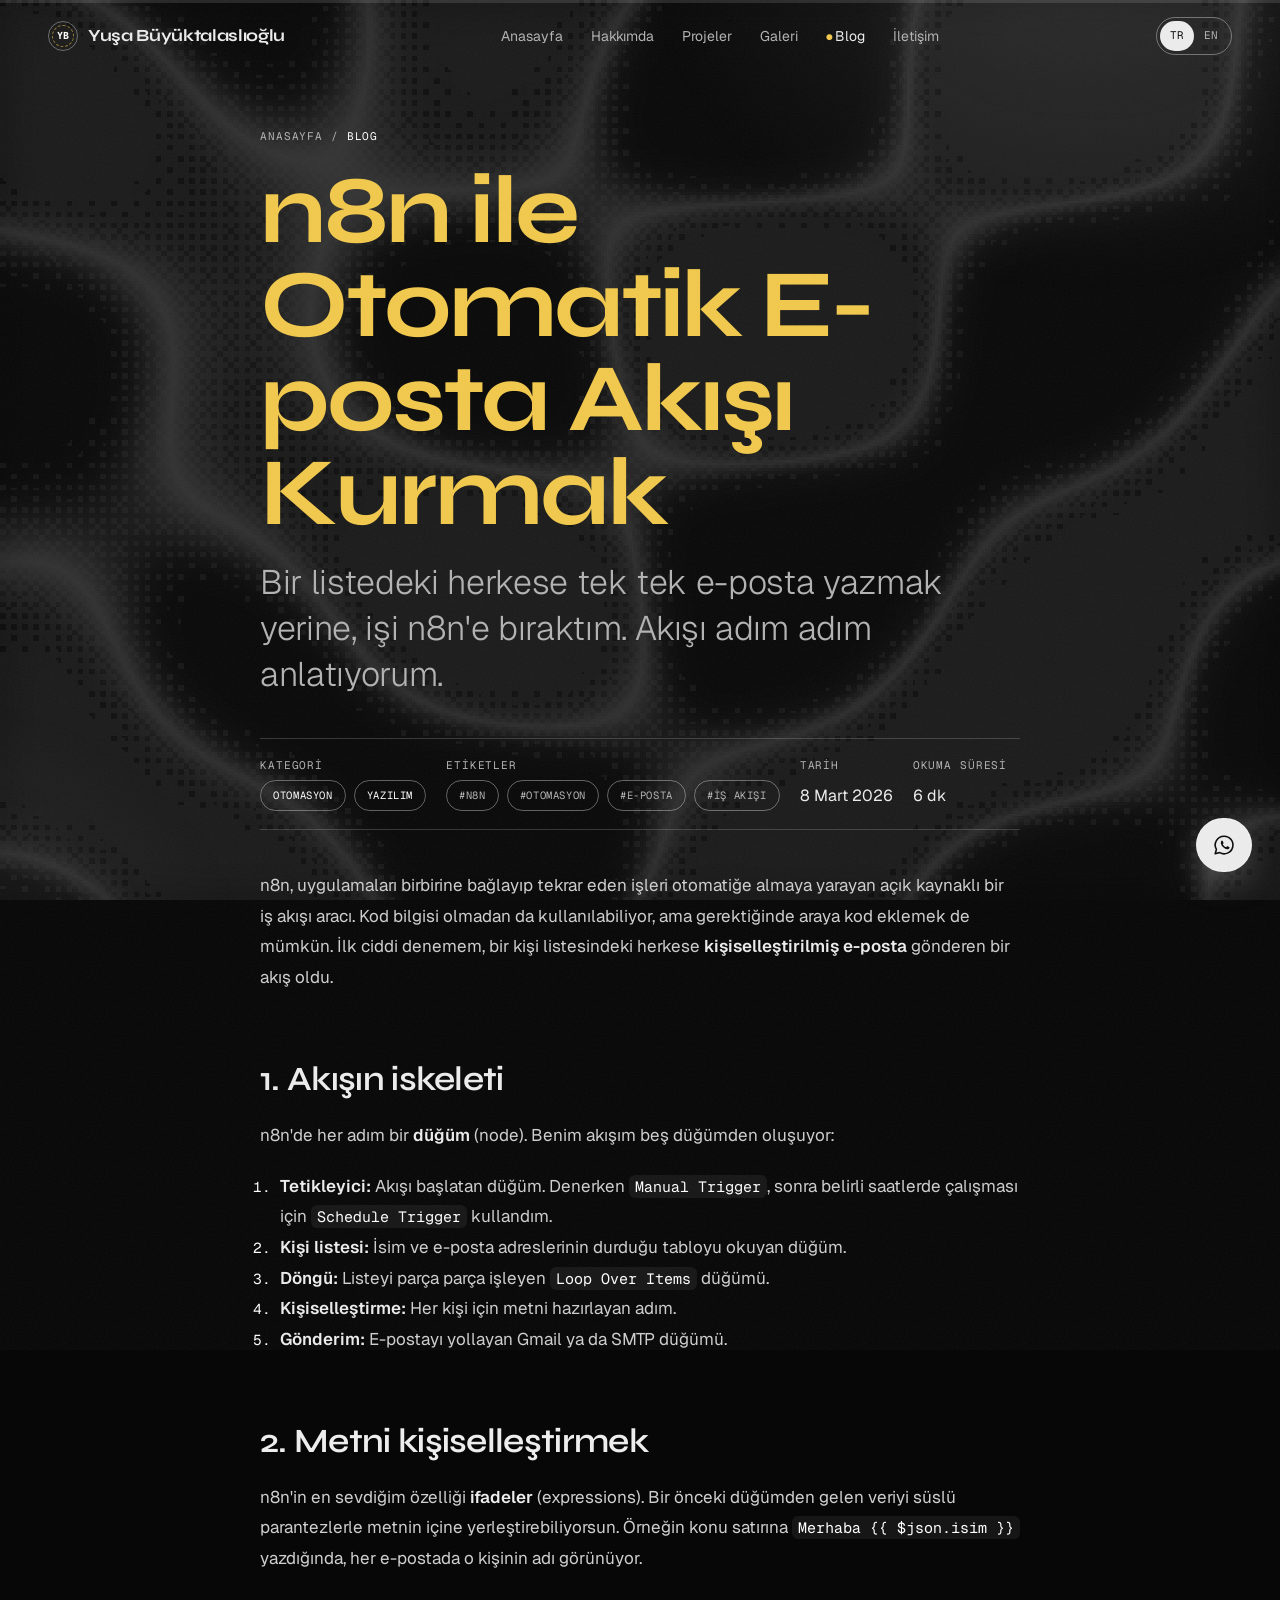
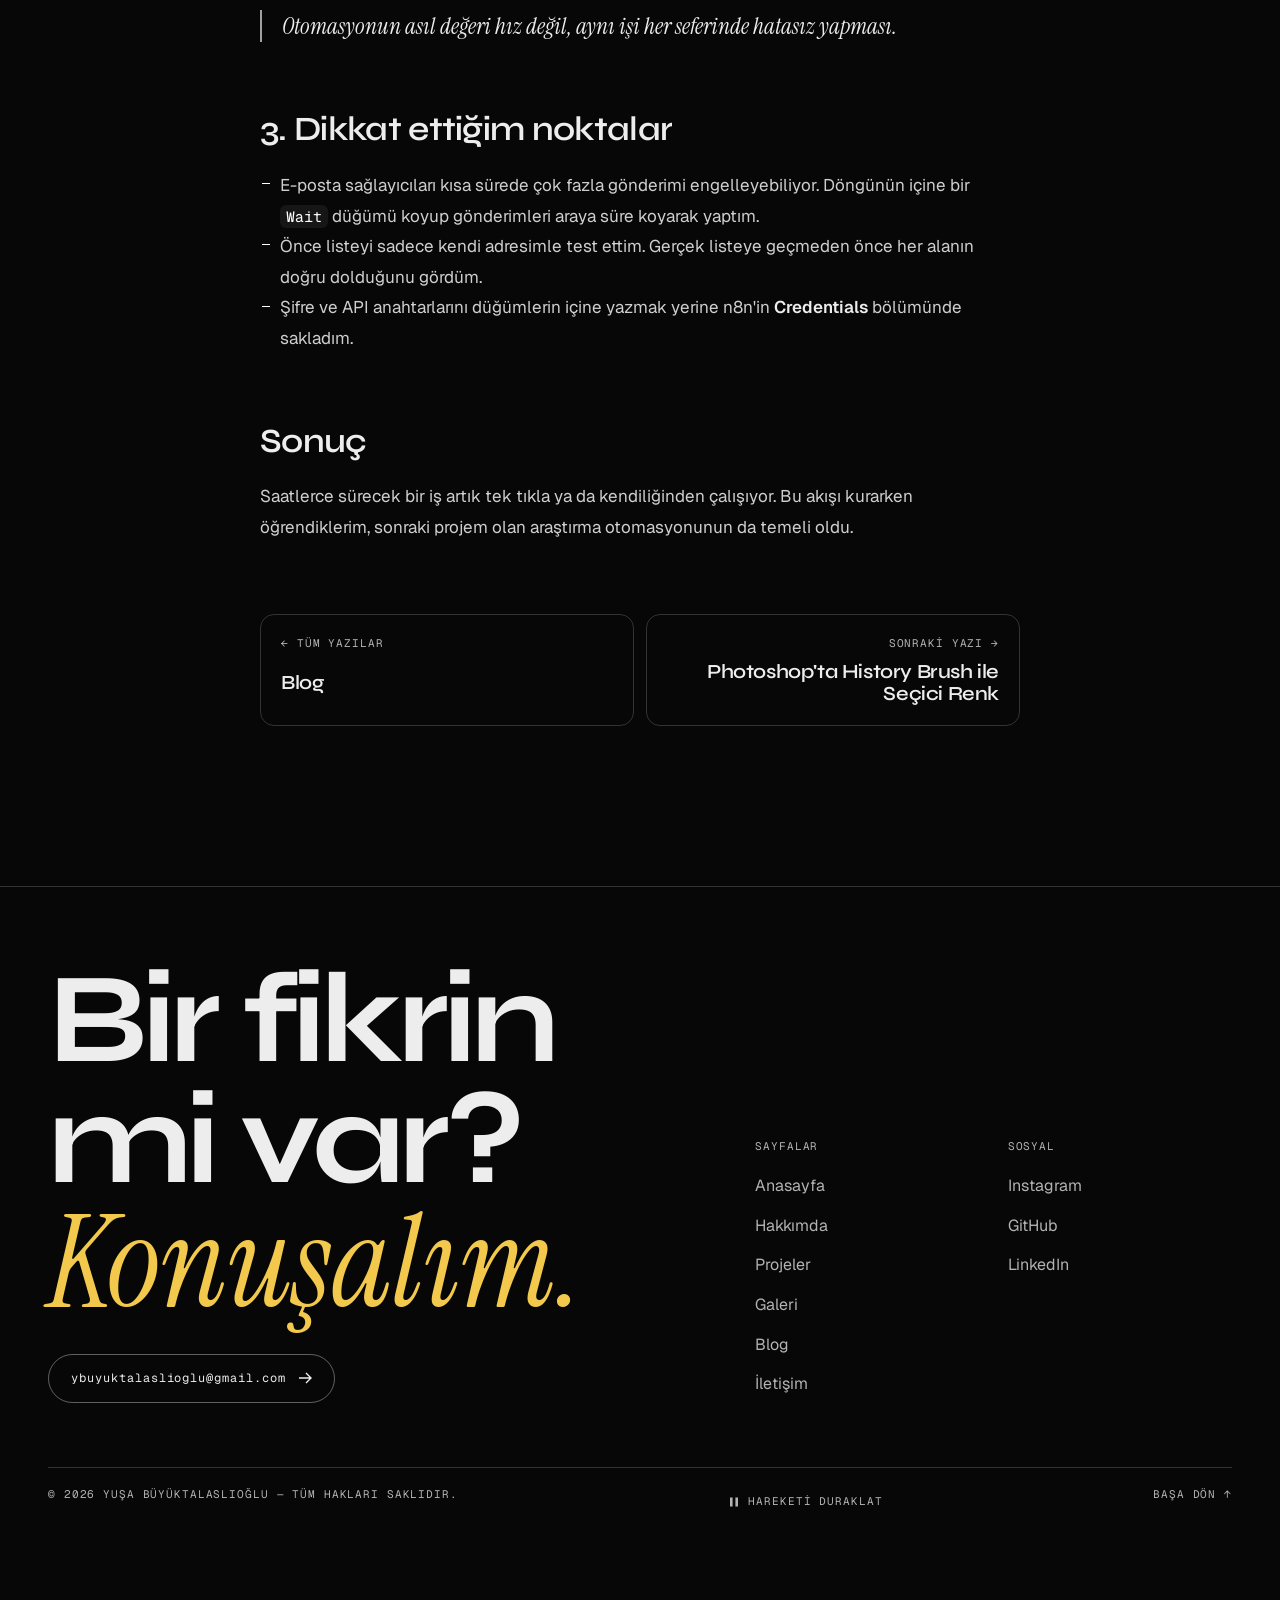
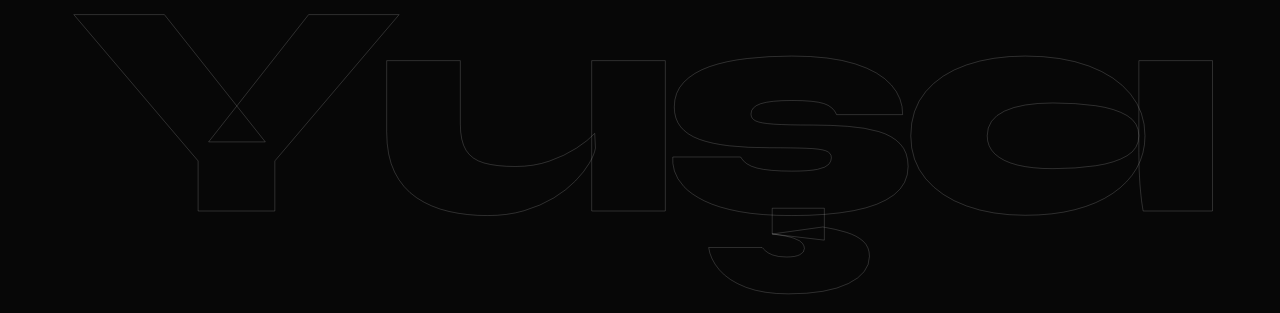
<file: yazi.html>
<!doctype html>
<html lang="tr">
<head>
<meta charset="utf-8">
<meta name="viewport" content="width=device-width, initial-scale=1, viewport-fit=cover">
<title>Blog Yazısı — Yuşa Büyüktalaslıoğlu</title>
<meta name="description" content="Blog yazısı.">
<meta name="theme-color" content="#070707">
<!-- share preview (absolute URLs required by WhatsApp / LinkedIn / X) -->
<meta property="og:url" content="https://yuusha2006.github.io/yazi.html">
<meta property="og:type" content="website">
<meta property="og:site_name" content="Yuşa Büyüktalaslıoğlu">
<meta property="og:title" content="Blog Yazısı — Yuşa Büyüktalaslıoğlu">
<meta property="og:description" content="Blog yazısı.">
<meta property="og:image" content="https://yuusha2006.github.io/assets/img/og-cover.jpg">
<meta property="og:image:width" content="1200">
<meta property="og:image:height" content="630">
<meta property="og:locale" content="tr_TR">
<meta property="og:locale:alternate" content="en_GB">
<meta name="twitter:card" content="summary_large_image">
<link rel="icon" href="assets/img/favicon.svg" type="image/svg+xml">
<link rel="preconnect" href="https://fonts.googleapis.com">
<link rel="preconnect" href="https://fonts.gstatic.com" crossorigin>
<link href="https://fonts.googleapis.com/css2?family=Geist:wght@300;400;500;600&family=Geist+Mono:wght@400;500&family=Instrument+Serif:ital@1&family=Syne:wght@600;700;800&display=swap" rel="stylesheet">
<link rel="stylesheet" href="assets/css/style.css?v=36">
<script>try{if(sessionStorage.getItem('pt')){document.documentElement.classList.add('is-entering');sessionStorage.removeItem('pt')}}catch(e){}</script>
</head>
<body data-page="post" id="top">
<div class="curtain" aria-hidden="true"><i></i><i></i><i></i><i></i><i></i></div>
<div class="curtain-label" aria-hidden="true"></div>

<main id="main">
  <section class="page-hero" style="min-height:0;padding-bottom:32px">
    <div class="wrap">
      <div class="article">
        <p class="mono crumbs"><a class="link-u" href="index.html" data-i18n="nav.home"></a> / <a class="link-u teal" href="blog.html" data-i18n="nav.blog"></a></p>
        <h1 class="h2" id="postTitle"></h1>
        <p class="lead dim" id="postExcerpt" style="margin-top:20px"></p>
      </div>
    </div>
  </section>

  <section class="section" style="padding-top:8px">
    <div class="wrap"><article class="article" id="post"></article></div>
  </section>
</main>

<script src="assets/js/data.js?v=36"></script>
<script src="assets/js/i18n.js?v=36"></script>
<script src="assets/js/liquid-bg.js?v=36"></script>
<script src="assets/js/main.js?v=36"></script>
</body>
</html>
</file>
<file: assets/css/style.css>
/* =========================================================
   Portfolio — design system
   Mobile-first: base = phone, >=768px tablet, >=1100px desktop
   Palette: near-black + deep turquoise
   ========================================================= */

:root {
  --bg: #070707;
  --bg-2: #0e0e0e;
  --bg-3: #161616;
  --line: rgba(255, 255, 255, 0.18);        /* hairline dividers — raised so they read over the Liquid Wave bg */
  --line-strong: rgba(255, 255, 255, 0.36);   /* ≥3:1 so form underlines pass WCAG 1.4.11 */
  --text: #ededed;
  --text-dim: #b3b3b3;
  --text-faint: #adadad;   /* was #5b706d (3.8:1); now ≥4.5:1 even over the wave background */
  /* Black & white palette (2026-11-20). The --teal-* names are kept so every rule still
     resolves; they now hold neutral greys, and --teal-300 (the accent) is pure white. */
  --teal-900: #161616;
  --teal-700: #ededed;
  --teal-500: #a0a0a0;
  --teal-400: #c8c8c8;
  --teal-300: #ffffff;   /* used sparingly: focus, active, tiny accents */
  --yellow: #f2c94c;     /* warm yellow — detail accent only (see "Yellow details" block) */

  --f-display: "Syne", "Helvetica Neue", Arial, sans-serif;
  --f-serif: "Instrument Serif", Georgia, serif;
  --f-body: "Geist", "Helvetica Neue", Arial, sans-serif;
  --f-mono: "Geist Mono", ui-monospace, Menlo, monospace;

  --gutter: 16px;
  --radius: 14px;
  --header-h: 64px;
  --ease: cubic-bezier(.65, .05, .2, 1);
  --ease-out: cubic-bezier(.16, 1, .3, 1);

  color-scheme: dark;
}

@media (min-width: 768px)  { :root { --gutter: 32px; --header-h: 72px; } }
@media (min-width: 1100px) { :root { --gutter: 48px; } }

/* ---------- reset ---------- */
*, *::before, *::after { box-sizing: border-box; }
html { -webkit-text-size-adjust: 100%; scroll-behavior: smooth; }
body {
  margin: 0;
  background: var(--bg);
  color: var(--text);
  font-family: var(--f-body);
  font-size: 16px;
  line-height: 1.6;
  -webkit-font-smoothing: antialiased;
  overflow-x: hidden;
}
img, svg, canvas, iframe { display: block; max-width: 100%; }
a { color: inherit; text-decoration: none; }
button, input, textarea, select { font: inherit; color: inherit; }
button { background: none; border: 0; cursor: pointer; padding: 0; }
h1, h2, h3, h4, p, ul, ol, figure { margin: 0; }
ul, ol { padding: 0; list-style: none; }
::selection { background: var(--teal-700); color: #0a0a0a; }
:focus-visible { outline: 2px solid var(--teal-300); outline-offset: 3px; border-radius: 4px; }

/* ---------- Liquid Wave background (assets/js/liquid-bg.js) ----------
   Fixed behind everything; opacity dims it so text stays readable. */
.liquid-bg {
  position: fixed; inset: 0; z-index: -2;
  display: block; width: 100%; height: 100%; max-width: none;
  pointer-events: none;
  opacity: .5;
}

/* ---------- grain + vignette ---------- */
.grain {
  position: fixed; inset: -50%;
  z-index: 90; pointer-events: none;
  opacity: .055;
  background-image: url("data:image/svg+xml,%3Csvg xmlns='http://www.w3.org/2000/svg' width='160' height='160'%3E%3Cfilter id='n'%3E%3CfeTurbulence type='fractalNoise' baseFrequency='.9' numOctaves='3' stitchTiles='stitch'/%3E%3C/filter%3E%3Crect width='100%25' height='100%25' filter='url(%23n)'/%3E%3C/svg%3E");
  animation: grain 1.2s steps(6) infinite;
}
@keyframes grain {
  0% { transform: translate(0,0) } 20% { transform: translate(-3%,2%) }
  40% { transform: translate(2%,-3%) } 60% { transform: translate(-2%,-1%) }
  80% { transform: translate(3%,3%) } 100% { transform: translate(0,0) }
}
body::before {
  content: ""; position: fixed; inset: 0; z-index: -1; pointer-events: none;
  background:
    radial-gradient(60vmax 50vmax at 85% -10%, rgba(150,150,150,.16), transparent 60%),
    radial-gradient(50vmax 40vmax at -10% 110%, rgba(110,110,110,.18), transparent 60%);
}

/* ---------- layout ---------- */
.wrap { width: 100%; max-width: 1440px; margin: 0 auto; padding: 0 var(--gutter); }
.section { padding: 88px 0; position: relative; }
@media (min-width: 768px)  { .section { padding: 120px 0; } }
@media (min-width: 1100px) { .section { padding: 160px 0; } }
.hairline { border-top: 1px solid var(--line); }

/* ---------- type ---------- */
.mono {
  font-family: var(--f-mono); font-size: 11px; letter-spacing: .08em;
  text-transform: uppercase; color: var(--text-dim);
}
.eyebrow { display: inline-flex; gap: 10px; align-items: center; }
.eyebrow .idx { color: var(--teal-300); }
.serif { font-family: var(--f-serif); font-style: italic; font-weight: 400; letter-spacing: 0; }
.display {
  font-family: var(--f-display); font-weight: 700;
  line-height: .92; letter-spacing: -.035em;
  font-size: clamp(44px, 13vw, 200px);
}
.h2 {
  font-family: var(--f-display); font-weight: 700;
  font-size: clamp(34px, 8vw, 96px); line-height: .98; letter-spacing: -.03em;
}
.h3 { font-family: var(--f-display); font-weight: 600; font-size: clamp(22px, 4.6vw, 34px); line-height: 1.1; letter-spacing: -.02em; }
.lead { font-size: clamp(19px, 2.6vw + 6px, 34px); line-height: 1.35; letter-spacing: -.01em; color: var(--text); font-weight: 300; }
.lead .serif { color: var(--teal-300); }
.dim { color: var(--text-dim); }
.teal { color: var(--teal-300); }

.section-head { display: grid; gap: 18px; margin-bottom: 48px; }
.section-head .row { display: flex; justify-content: space-between; align-items: end; gap: 16px; flex-wrap: wrap; }
@media (min-width: 768px) { .section-head { margin-bottom: 72px; } }

/* ---------- buttons / links ---------- */
.btn {
  --pad: 14px 22px;
  position: relative; display: inline-flex; align-items: center; gap: 12px;
  padding: var(--pad); border-radius: 999px;
  border: 1px solid var(--line-strong);
  font-family: var(--f-mono); font-size: 12px; letter-spacing: .08em; text-transform: uppercase;
  overflow: hidden; isolation: isolate;
  transition: color .5s var(--ease), border-color .5s var(--ease);
}
.btn::before {
  content: ""; position: absolute; inset: 0; z-index: -1;
  background: var(--teal-500);
  transform: translateY(101%); border-radius: inherit;
  transition: transform .55s var(--ease);
}
.btn:hover::before, .btn:focus-visible::before { transform: translateY(0); }
.btn:hover { border-color: var(--teal-500); color: #0a0a0a; }
.btn .arrow { width: 14px; height: 14px; transition: transform .5s var(--ease); }
.btn:hover .arrow { transform: translateX(3px) rotate(-45deg); }
.btn--solid { background: var(--teal-700); border-color: var(--teal-700); color: #0a0a0a; }

a[href^="mailto:"] { text-transform: none; }
.link-u { position: relative; display: inline-block; }
.link-u::after {
  content: ""; position: absolute; left: 0; right: 0; bottom: -2px; height: 1px;
  background: currentColor; transform: scaleX(0); transform-origin: right;
  transition: transform .5s var(--ease);
}
.link-u:hover::after { transform: scaleX(1); transform-origin: left; }

.chip {
  display: inline-flex; align-items: center; gap: 6px;
  padding: 6px 12px; border-radius: 999px;
  border: 1px solid var(--line-strong);
  font-family: var(--f-mono); font-size: 10.5px; letter-spacing: .06em; text-transform: uppercase;
  color: var(--text-dim);
}
.chip--teal { border-color: rgba(255,255,255,.35); color: var(--teal-300); }
button.chip { transition: background .3s, color .3s, border-color .3s; }
button.chip[aria-pressed="true"] { background: var(--teal-700); border-color: var(--teal-700); color: #0a0a0a; }

/* =========================================================
   Header + menu
   ========================================================= */
.site-header {
  position: fixed; inset: 0 0 auto 0; z-index: 60;
  height: var(--header-h);
  display: flex; align-items: center;
  transition: transform .6s var(--ease), background .4s;
}
.site-header.is-hidden { transform: translateY(-100%); }
.site-header.is-scrolled { background: linear-gradient(to bottom, rgba(7,7,7,.85), rgba(7,7,7,0)); }
.site-header .wrap { display: flex; align-items: center; justify-content: space-between; gap: 16px; }

.brand { display: inline-flex; align-items: center; gap: 10px; font-family: var(--f-display); font-weight: 700; letter-spacing: -.02em; font-size: 17px; }
.brand-mark {
  width: 30px; height: 30px; border-radius: 50%;
  border: 1px solid var(--line-strong);
  display: grid; place-items: center;
  font-family: var(--f-mono); font-size: 10px; letter-spacing: 0; color: var(--teal-300);
  position: relative; overflow: hidden;
}
.brand-mark::after {
  content: ""; position: absolute; inset: 3px; border-radius: 50%;
  border: 1px dashed rgba(255,255,255,.35);
  animation: spin 14s linear infinite;
}
@keyframes spin { to { transform: rotate(360deg); } }

.brand { white-space: nowrap; }
.bn-full { display: none; }
@media (min-width: 768px) { .bn-full { display: inline; } .bn-short { display: none; } }
.nav-desktop { display: none; }
.header-tools { display: flex; align-items: center; gap: 8px; }

.lang-toggle {
  display: inline-flex; border: 1px solid var(--line-strong); border-radius: 999px; padding: 3px;
  font-family: var(--f-mono); font-size: 11px; letter-spacing: .06em;
}
.lang-toggle button { padding: 6px 10px; border-radius: 999px; color: var(--text-dim); transition: background .35s, color .35s; }
.lang-toggle button[aria-pressed="true"] { background: var(--teal-700); color: #0a0a0a; }

.menu-btn {
  width: 44px; height: 44px; border-radius: 50%;
  border: 1px solid var(--line-strong);
  display: grid; place-items: center; position: relative;
}
.menu-btn span { position: absolute; width: 16px; height: 1.5px; background: var(--text); transition: transform .5s var(--ease); }
.menu-btn span:first-child { transform: translateY(-3px); }
.menu-btn span:last-child { transform: translateY(3px); }
body.menu-open .menu-btn span:first-child { transform: rotate(45deg); }
body.menu-open .menu-btn span:last-child { transform: rotate(-45deg); }

.menu {
  position: fixed; inset: 0; z-index: 55;
  background: var(--bg-2);
  clip-path: circle(0% at calc(100% - 38px) 36px);
  transition: clip-path .9s var(--ease);
  display: flex; flex-direction: column; justify-content: space-between;
  padding: calc(var(--header-h) + 24px) var(--gutter) 28px;
  visibility: hidden;
}
body.menu-open .menu { clip-path: circle(150% at calc(100% - 38px) 36px); visibility: visible; }
body.menu-open { overflow: hidden; }
.menu-list { display: grid; gap: 2px; }
.menu-list a {
  display: flex; align-items: baseline; gap: 14px;
  font-family: var(--f-display); font-weight: 700; letter-spacing: -.03em;
  font-size: clamp(38px, 11vw, 86px); line-height: 1.05;
  opacity: 0; transform: translateY(40px);
  transition: opacity .6s var(--ease-out), transform .8s var(--ease-out), color .3s;
}
.menu-list a .mono { transform: translateY(-1.6em); }
.menu-list a:hover, .menu-list a[aria-current="page"] { color: var(--teal-300); }
body.menu-open .menu-list a { opacity: 1; transform: none; }
body.menu-open .menu-list li:nth-child(1) a { transition-delay: .18s; }
body.menu-open .menu-list li:nth-child(2) a { transition-delay: .23s; }
body.menu-open .menu-list li:nth-child(3) a { transition-delay: .28s; }
body.menu-open .menu-list li:nth-child(4) a { transition-delay: .33s; }
body.menu-open .menu-list li:nth-child(5) a { transition-delay: .38s; }
body.menu-open .menu-list li:nth-child(6) a { transition-delay: .43s; }
.menu-foot { display: flex; justify-content: space-between; gap: 16px; flex-wrap: wrap; }

@media (min-width: 1100px) {
  .nav-desktop { display: flex; gap: 28px; font-size: 14px; }
  .nav-desktop a { color: var(--text-dim); transition: color .3s; }
  .nav-desktop a:hover, .nav-desktop a[aria-current="page"] { color: var(--text); }
  .nav-desktop a[aria-current="page"]::before { content: "● "; color: var(--teal-300); font-size: 8px; vertical-align: middle; }
  .menu-btn, .menu { display: none; }
}

/* =========================================================
   Page transition curtain + preloader
   ========================================================= */
/* Columns drop in from the top, left → right; on the next page they keep
   falling out through the bottom in the same order. */
.curtain {
  --c-dur: .8s; --c-step: .075s; --c-ease: cubic-bezier(.76, 0, .24, 1);
  position: fixed; inset: 0; z-index: 100; pointer-events: none;
  display: grid; grid-template-columns: repeat(5, 1fr); overflow: hidden;
}
.curtain i {
  --d: 0;
  position: relative; display: block; margin-right: -1px;
  background: linear-gradient(180deg, #0b0b0b 0%, #151515 70%, #1f1f1f 100%);
  transform: translateY(-102%);
  transition: none;
  will-change: transform;
}
.curtain i:nth-child(even) { background: linear-gradient(180deg, #090909 0%, #121212 70%, #1a1a1a 100%); }
.curtain i::after { /* glowing leading edge */
  content: ""; position: absolute; left: 0; right: 0; bottom: 0; height: 2px;
  background: var(--teal-300); box-shadow: 0 0 18px 2px rgba(255,255,255,.55);
  opacity: .9;
}
.curtain i::before { /* soft trailing edge for the exit */
  content: ""; position: absolute; left: 0; right: 0; top: 0; height: 1px;
  background: rgba(255,255,255,.35);
}
.curtain i:nth-child(1) { --d: 0; }
.curtain i:nth-child(2) { --d: 1; }
.curtain i:nth-child(3) { --d: 2; }
.curtain i:nth-child(4) { --d: 3; }
.curtain i:nth-child(5) { --d: 4; }

html.is-leaving .curtain i {
  transform: translateY(0);
  transition: transform var(--c-dur) var(--c-ease) calc(var(--d) * var(--c-step));
}
html.is-entering .curtain i { transform: translateY(0); transition: none; }
html.is-entering .curtain i::after, html.is-entered .curtain i::after { opacity: 0; }
html.is-entered .curtain i {
  transform: translateY(102%);
  transition: transform var(--c-dur) var(--c-ease) calc(.12s + var(--d) * var(--c-step));
}

.curtain-label {
  position: fixed; inset: 0; z-index: 101; pointer-events: none;
  display: grid; place-items: center; align-content: center; gap: 14px;
  color: #f2f2f2; text-align: center;
}
.cl-mask { display: block; overflow: hidden; padding: .18em .15em .32em; margin: -.18em 0 -.32em; font-size: clamp(40px, 9vw, 120px); }
.cl-mask .cl-text { font-size: 1em; }
.cl-text {
  display: block; font-family: var(--f-serif); font-style: italic; line-height: 1;
  font-size: clamp(40px, 9vw, 120px);
  transform: translateY(calc(100% + .8em));
}
/* label enters once the middle column has covered the centre of the screen */
html.is-leaving .cl-text { transform: none; transition: transform .7s var(--ease-out) .6s; }
html.is-entering .cl-text { transform: none; transition: none; }
html.is-entered .cl-text { transform: translateY(calc(-100% - .9em)); transition: transform .6s var(--c-ease); }

/* Counter centred on screen with the progress bar under it; name label top-left. */
.preloader {
  position: fixed; inset: 0; z-index: 110; background: var(--bg);
  display: grid; place-items: center;
  padding: 24px var(--gutter);
  transition: clip-path 1s var(--ease);
  clip-path: inset(0 0 0 0);
}
.preloader > .mono { position: absolute; top: 24px; left: var(--gutter); right: var(--gutter); }
.preloader > div:last-child { display: grid; justify-items: center; gap: 22px; }
.preloader.is-done { clip-path: inset(0 0 100% 0); }
.no-loader .preloader { display: none; }
.preloader-count {
  font-family: var(--f-display); font-weight: 700;
  font-size: clamp(72px, 22vw, 240px); line-height: 1; letter-spacing: -.04em;
  font-variant-numeric: tabular-nums;
  min-width: 3.2ch; text-align: center; /* width stays put while 0 → 100 counts up */
  color: var(--teal-500);
}
.preloader-bar { width: min(360px, 64vw); height: 1px; background: var(--line); position: relative; overflow: hidden; }
.preloader-bar i { position: absolute; inset: 0; background: var(--teal-300); transform-origin: left; transform: scaleX(0); }

/* =========================================================
   Cursor Ghost — motion-smear trail behind the native arrow.
   Additive overlay only: the system cursor is never hidden.
   Mounted by JS on fine pointers without reduced motion.
   ========================================================= */
.ghost-layer { position: fixed; inset: 0; z-index: 96; pointer-events: none; overflow: hidden; }
.ghost {
  position: absolute; left: 0; top: 0;
  width: calc(var(--ghost-size, 26px) * 18 / 26); height: var(--ghost-size, 26px);
  color: var(--ghost-color, #FFFFFF);
  opacity: 0; will-change: transform, opacity;
}
.ghost svg { display: block; width: 100%; height: 100%; }

/* =========================================================
   Reveal animations
   ========================================================= */
.reveal { opacity: 0; transform: translateY(28px); transition: opacity 1s var(--ease-out), transform 1.2s var(--ease-out); }
.reveal.is-in { opacity: 1; transform: none; }
/* Padding gives descenders (j, ş, ğ, ç) and accents (İ, Ü) room inside the mask;
   the negative margins cancel it out so line spacing stays the same. */
.split .w { display: inline-block; overflow: hidden; vertical-align: top; padding: .14em .04em .28em; margin: -.14em -.04em -.28em; }
/* hidden offset must clear the mask's bottom padding (.28em) plus glyph overhang */
.split .w > span { display: inline-block; transform: translateY(calc(100% + .55em)); transition: transform 1.1s var(--ease-out); transition-delay: calc(var(--i) * 45ms); }
.split.is-in .w > span { transform: none; }
.img-reveal { overflow: hidden; position: relative; }
.img-reveal img { transform: scale(1.15); transition: transform 1.6s var(--ease-out); }
.img-reveal::after {
  content: ""; position: absolute; inset: 0; background: var(--teal-900);
  transform-origin: top; transition: transform 1.1s var(--ease);
}
.img-reveal.is-in img { transform: scale(1); }
.img-reveal.is-in::after { transform: scaleY(0); }

/* =========================================================
   Hero (home)
   ========================================================= */
.hero {
  position: relative; min-height: 100svh;
  display: flex; flex-direction: column; justify-content: flex-end;
  padding: calc(var(--header-h) + 20px) 0 28px;
  overflow: hidden;
}
/* 3D scene is pinned to the viewport centre and stays with the reader while scrolling;
   scene.js fades it to 40% after the first screen so text above it stays readable. */
.hero-canvas { position: fixed; inset: 0; z-index: -1; pointer-events: none; }
.hero-canvas canvas { width: 100%; height: 100%; }
.hero .wrap { position: relative; z-index: 2; }
.hero-meta { display: flex; justify-content: space-between; gap: 12px; margin-bottom: 18px; }
.hero-title { position: relative; }
.hero-title .line { display: block; }
.hero-title .line--2 { padding-left: 12vw; }
.hero-title .serif { font-size: .82em; color: var(--teal-300); letter-spacing: -.01em; }
.hero-bottom {
  display: grid; gap: 22px; margin-top: 28px; padding-top: 20px;
  border-top: 1px solid var(--line);
}
.hero-bottom p { max-width: 34ch; color: var(--text-dim); }
.scroll-cue { display: inline-flex; align-items: center; gap: 10px; }
.scroll-cue i { width: 1px; height: 34px; background: var(--line-strong); position: relative; overflow: hidden; }
.scroll-cue i::after { content: ""; position: absolute; left: 0; top: -40%; width: 1px; height: 40%; background: var(--teal-300); animation: cue 2.2s var(--ease) infinite; }
@keyframes cue { to { top: 100%; } }
@media (min-width: 768px) {
  .hero-bottom { grid-template-columns: 1fr auto auto; align-items: end; gap: 40px; }
}

/* page hero (subpages) */
.page-hero {
  position: relative; padding: calc(var(--header-h) + 56px) 0 48px;
  min-height: 62svh; display: flex; align-items: flex-end; overflow: hidden;
}
.page-hero .wrap { position: relative; z-index: 2; }
.page-hero .display { font-size: clamp(52px, 16vw, 220px); }
.page-hero .crumbs { margin-bottom: 18px; }
.page-hero-foot { display: flex; flex-wrap: wrap; gap: 18px; justify-content: space-between; align-items: end; margin-top: 24px; padding-top: 18px; border-top: 1px solid var(--line); }
.page-hero-foot p { max-width: 46ch; color: var(--text-dim); }

/* =========================================================
   Marquee
   ========================================================= */
.marquee { border-block: 1px solid var(--line); overflow: hidden; padding: 18px 0; }
.marquee-track { display: flex; width: max-content; animation: marquee 38s linear infinite; }
.marquee:hover .marquee-track { animation-play-state: paused; }
.marquee-track span {
  font-family: var(--f-display); font-weight: 600; font-size: clamp(22px, 5vw, 44px); letter-spacing: -.02em;
  padding-right: 28px; display: inline-flex; align-items: center; gap: 28px; white-space: nowrap;
}
.marquee-track span::after { content: "✳"; font-size: .5em; color: var(--teal-400); }
.marquee-track span:nth-child(even) { font-family: var(--f-serif); font-style: italic; font-weight: 400; color: var(--text-dim); }
@keyframes marquee { to { transform: translateX(-50%); } }

/* =========================================================
   About excerpt (home) + about page
   ========================================================= */
.about-grid { display: grid; gap: 36px; }
.portrait {
  position: relative; aspect-ratio: 4/5; border-radius: var(--radius); overflow: hidden;
  background: var(--bg-3); max-width: 360px;
}
.portrait img { width: 100%; height: 100%; object-fit: cover; filter: grayscale(.35) contrast(1.05); }
.portrait-tag { position: absolute; left: 12px; bottom: 12px; z-index: 2; background: rgba(7,7,7,.7); padding: 6px 10px; border-radius: 999px; backdrop-filter: blur(6px); }
.stats { display: grid; grid-template-columns: repeat(3, 1fr); gap: 1px; background: var(--line); border: 1px solid var(--line); border-radius: var(--radius); overflow: hidden; }
.stats > div { background: var(--bg); padding: 18px 14px; }
.stats strong { display: block; font-family: var(--f-display); font-size: clamp(28px, 7vw, 52px); line-height: 1; letter-spacing: -.03em; color: var(--text); }
@media (min-width: 768px) {
  .about-grid { grid-template-columns: 280px 1fr; gap: 56px; align-items: start; }
}
@media (min-width: 1100px) {
  .about-grid { grid-template-columns: 360px 1fr; gap: 96px; }
}

.cv-grid { display: grid; gap: 56px; }
@media (min-width: 1100px) { .cv-grid { grid-template-columns: 1fr 1fr; gap: 64px 80px; } }
.cv-block h3 { margin-bottom: 22px; }
.timeline { border-left: 1px solid var(--line-strong); }
.timeline li { position: relative; padding: 0 0 28px 22px; }
.timeline li::before { content: ""; position: absolute; left: -4px; top: 9px; width: 7px; height: 7px; border-radius: 50%; background: var(--bg); border: 1px solid var(--teal-300); }
.timeline .mono { display: block; margin-bottom: 4px; }
.timeline h4 { font-family: var(--f-display); font-weight: 600; font-size: 19px; letter-spacing: -.01em; }
.timeline p { color: var(--text-dim); font-size: 15px; }

.skills { display: grid; gap: 0; }
.skills li { display: grid; grid-template-columns: 1fr auto; gap: 8px 16px; padding: 14px 0; border-bottom: 1px solid var(--line); align-items: center; }
.skills .meter { grid-column: 1 / -1; height: 2px; background: var(--line); position: relative; overflow: hidden; }
.skills .meter i { position: absolute; inset: 0; background: linear-gradient(90deg, var(--teal-700), var(--teal-300)); transform-origin: left; transform: scaleX(0); transition: transform 1.6s var(--ease-out); }
.skills.is-in .meter i { transform: scaleX(var(--v)); }
.chips { display: flex; flex-wrap: wrap; gap: 8px; }

/* =========================================================
   Project list (home) + project grid (page)
   ========================================================= */
.plist { border-top: 1px solid var(--line); }
.plist-item {
  display: grid; grid-template-columns: auto 1fr; gap: 6px 16px; align-items: baseline;
  padding: 26px 0; border-bottom: 1px solid var(--line); position: relative;
}
.plist-item .num { grid-row: span 2; }
.plist-item h3 { transition: transform .6s var(--ease-out), color .4s; }
.plist-item .meta { display: flex; gap: 8px; flex-wrap: wrap; }
.plist-item .thumb { grid-column: 1 / -1; margin-top: 14px; aspect-ratio: 16/10; border-radius: 10px; overflow: hidden; background: var(--bg-3); }
.plist-item .thumb img { width: 100%; height: 100%; object-fit: cover; }
@media (hover: hover) and (min-width: 1100px) {
  .plist-item { grid-template-columns: 80px 1fr auto; padding: 34px 0; }
  .plist-item .num { grid-row: auto; }
  .plist-item .thumb { display: none; }
  .plist-item:hover h3 { transform: translateX(18px); color: var(--teal-300); }
  .plist-item::before { content: ""; position: absolute; inset: 0; background: linear-gradient(90deg, rgba(150,150,150,.10), transparent 70%); opacity: 0; transition: opacity .5s; }
  .plist-item:hover::before { opacity: 1; }
}
.hover-preview {
  position: fixed; left: 0; top: 0; z-index: 40; pointer-events: none;
  width: 320px; aspect-ratio: 4/3; border-radius: 12px; overflow: hidden;
  opacity: 0; transform: translate(-50%, -50%) scale(.85); transition: opacity .4s, transform .5s var(--ease-out);
  display: none;
}
.hover-preview img { width: 100%; height: 100%; object-fit: cover; }
.hover-preview.is-on { opacity: 1; transform: translate(-50%, -50%) scale(1); }
@media (hover: hover) and (min-width: 1100px) { .hover-preview { display: block; } }

.filters { display: flex; gap: 8px; flex-wrap: wrap; margin-bottom: 32px; }
.pgrid { display: grid; gap: 28px; }
@media (min-width: 768px)  { .pgrid { grid-template-columns: 1fr 1fr; gap: 32px 24px; } }
@media (min-width: 1100px) { .pgrid { grid-template-columns: repeat(3, 1fr); gap: 56px 32px; align-items: start; } .pgrid .pcard:nth-child(3n+2) { margin-top: 64px; } }
.pcard { display: grid; gap: 14px; transition: opacity .5s, transform .5s var(--ease-out); }
.pcard.is-hidden { display: none; }
.pcard-media { aspect-ratio: 4/3; border-radius: var(--radius); overflow: hidden; background: var(--bg-3); position: relative; }
.pcard-media img { width: 100%; height: 100%; object-fit: cover; transition: transform 1.2s var(--ease-out), filter .6s; filter: saturate(.85); }
.pcard:hover .pcard-media img { transform: scale(1.05); filter: saturate(1); }
.pcard-media .chip { position: absolute; top: 12px; left: 12px; background: rgba(7,7,7,.72); backdrop-filter: blur(6px); }
.pcard-top { display: flex; justify-content: space-between; gap: 12px; }
.pcard p { color: var(--text-dim); font-size: 15px; }
button.pcard-media { display: block; width: 100%; padding: 0; border: 0; cursor: pointer; text-align: left; }
.pcard-media .chip--ba { left: auto; right: 12px; color: var(--teal-300); border-color: rgba(255,255,255,.4); }
.pcard-more { justify-self: start; padding: 4px 0; }

/* =========================================================
   Project detail modal + before/after slider
   ========================================================= */
.pmodal {
  position: fixed; inset: 0; z-index: 85;
  display: flex; align-items: flex-end; justify-content: center;
  background: rgba(5,5,5,.82); backdrop-filter: blur(6px);
  opacity: 0; visibility: hidden; transition: opacity .45s, visibility .45s;
}
.pmodal.is-open { opacity: 1; visibility: visible; }
.pmodal-panel {
  width: 100%; max-width: 1120px; max-height: 94svh; overflow-y: auto; overscroll-behavior: contain;
  background: var(--bg-2); border: 1px solid var(--line-strong); border-bottom: 0;
  border-radius: 20px 20px 0 0;
  transform: translateY(48px); transition: transform .8s var(--ease-out);
}
.pmodal.is-open .pmodal-panel { transform: none; }
@media (min-width: 768px) {
  .pmodal { align-items: center; padding: 28px; }
  .pmodal-panel { border-radius: 20px; border-bottom: 1px solid var(--line-strong); max-height: 90svh; }
}
.pmodal-bar {
  position: sticky; top: 0; z-index: 3;
  display: flex; justify-content: space-between; align-items: center; gap: 12px;
  padding: 12px 16px; background: rgba(14,14,14,.92); backdrop-filter: blur(8px);
  border-bottom: 1px solid var(--line);
}
.pm-nav { display: flex; gap: 8px; }
.pm-media { background: #000; }
.pm-media > img { width: 100%; height: auto; max-height: 64svh; object-fit: contain; margin: 0 auto; }
.pm-body { display: grid; gap: 28px; padding: 24px 16px 8px; }
@media (min-width: 768px) { .pm-body { grid-template-columns: 1.6fr 1fr; gap: 40px; padding: 32px 32px 8px; } }
.pm-main { display: grid; gap: 14px; align-content: start; }
.pm-main .h2 { font-size: clamp(28px, 5vw, 52px); }
.pm-lead { font-size: 18px; line-height: 1.55; }
.pm-main .dim { max-width: 62ch; }
.pm-meta { margin: 0; display: grid; gap: 0; align-content: start; }
.pm-meta > div { display: grid; gap: 6px; padding: 14px 0; border-bottom: 1px solid var(--line); }
.pm-meta > div:first-child { border-top: 1px solid var(--line); }
.pm-meta dd { margin: 0; }
.pm-process { padding: 24px 16px 32px; }
@media (min-width: 768px) { .pm-process { padding: 24px 32px 40px; } }
.pm-process h3 { margin-bottom: 16px; }
.pm-steps { display: grid; gap: 16px; grid-template-columns: repeat(auto-fill, minmax(min(220px, 100%), 1fr)); }
.pm-steps figure { display: grid; gap: 8px; }
.pm-step-img { aspect-ratio: 4/3; border-radius: 10px; overflow: hidden; background: #111111; border: 1px solid var(--line); display: grid; place-items: center; }
.pm-step-img img { width: 100%; height: 100%; object-fit: contain; }

/* .ba shrinks to the image itself so the line and tags sit on the picture, not the letterbox */
.ba { position: relative; overflow: hidden; user-select: none; touch-action: pan-y; width: fit-content; max-width: 100%; margin: 0 auto; }
.ba-img { display: block; width: auto; height: auto; max-width: 100%; max-height: 64svh; }
.ba-before { position: absolute; inset: 0; width: 100%; height: 100%; object-fit: fill; clip-path: inset(0 calc(100% - var(--pos)) 0 0); }
.ba-line { position: absolute; top: 0; bottom: 0; left: var(--pos); width: 2px; margin-left: -1px; background: var(--teal-300); box-shadow: 0 0 16px rgba(255,255,255,.6); pointer-events: none; }
.ba-line i {
  position: absolute; top: 50%; left: 50%; width: 46px; height: 46px; margin: -23px 0 0 -23px; border-radius: 50%;
  display: flex; align-items: center; justify-content: center; gap: 2px;
  background: var(--teal-700); border: 1px solid var(--teal-300); color: #0a0a0a;
}
.ba-line i svg { width: 12px; height: 12px; }
.ba:focus-within .ba-line i { outline: 2px solid var(--teal-300); outline-offset: 3px; }
.ba-tag { position: absolute; top: 12px; padding: 6px 10px; border-radius: 999px; background: rgba(7,7,7,.75); backdrop-filter: blur(6px); pointer-events: none; }
.ba-tag--l { left: 12px; }
.ba-tag--r { right: 12px; }
.ba-range { position: absolute; inset: 0; width: 100%; height: 100%; margin: 0; opacity: 0; cursor: ew-resize; -webkit-appearance: none; appearance: none; }

/* =========================================================
   Gallery strip (home) + masonry (page) + lightbox
   ========================================================= */
.strip { overflow-x: auto; overscroll-behavior-x: contain; scrollbar-width: none; cursor: grab; padding-bottom: 8px; scroll-snap-type: x mandatory; }
.strip::-webkit-scrollbar { display: none; }
.strip.is-drag { cursor: grabbing; scroll-snap-type: none; }
.strip-track { display: flex; gap: 14px; padding: 0 var(--gutter); width: max-content; }
.strip figure { width: 72vw; max-width: 420px; flex: none; scroll-snap-align: center; }
.strip figure:nth-child(even) { margin-top: 48px; }
.strip .ph { aspect-ratio: 3/4; border-radius: var(--radius); overflow: hidden; background: var(--bg-3); }
.strip img { width: 100%; height: 100%; object-fit: cover; pointer-events: none; user-select: none; }
.strip figcaption { margin-top: 10px; display: flex; justify-content: space-between; gap: 10px; }
@media (min-width: 768px) { .strip figure { width: 38vw; } }
@media (min-width: 1100px) { .strip figure { width: 26vw; } }

/* Gallery: uniform grid — every tile is the same 4:3 frame (cover-cropped) */
.masonry { display: grid; grid-template-columns: 1fr; gap: 28px 16px; align-items: start; }
@media (min-width: 560px)  { .masonry { grid-template-columns: repeat(2, 1fr); } }
@media (min-width: 1100px) { .masonry { grid-template-columns: repeat(3, 1fr); gap: 36px 24px; } }
.masonry figure { cursor: zoom-in; }
.masonry .ph { aspect-ratio: 4 / 3; border-radius: var(--radius); overflow: hidden; background: var(--bg-3); }
.masonry img { width: 100%; height: 100%; object-fit: cover; transition: transform 1.2s var(--ease-out), filter .6s; filter: grayscale(.25); }
.masonry figure:hover img { transform: scale(1.04); filter: none; }
/* video tiles: muted loop that fills the same 4:3 frame as the photos */
.masonry .ph, .strip .ph { position: relative; }
.masonry video, .strip video { display: block; width: 100%; height: 100%; object-fit: cover; pointer-events: none; }
.ph-badge { position: absolute; top: 12px; left: 12px; background: rgba(7,7,7,.72); backdrop-filter: blur(6px); color: var(--teal-300); border-color: rgba(255,255,255,.4); }
.lightbox-stage video { max-height: calc(100svh - 190px); max-width: 100%; border-radius: 10px; background: #000; }
[hidden] { display: none !important; }
.masonry figcaption { padding: 10px 2px 0; display: flex; justify-content: space-between; gap: 10px; }
.masonry figcaption p { font-size: 14px; color: var(--text-dim); }

.lightbox {
  position: fixed; inset: 0; z-index: 80; background: rgba(5,5,5,.94);
  display: grid; grid-template-rows: auto 1fr auto; padding: 16px var(--gutter) 22px; gap: 16px;
  opacity: 0; visibility: hidden; transition: opacity .45s, visibility .45s;
}
.lightbox.is-open { opacity: 1; visibility: visible; }
.lightbox-top { display: flex; justify-content: space-between; align-items: center; }
.lightbox-stage { display: grid; place-items: center; min-height: 0; overflow: hidden; }
.lightbox-stage img { max-height: calc(100svh - 190px); max-width: 100%; object-fit: contain; border-radius: 10px; transform: scale(.96); transition: transform .6s var(--ease-out), opacity .3s; }
.lightbox.is-open .lightbox-stage img { transform: none; }
.lightbox-foot { display: flex; justify-content: space-between; align-items: center; gap: 16px; }
.lightbox-foot p { color: var(--text-dim); max-width: 60ch; }
.icon-btn { width: 44px; height: 44px; border-radius: 50%; border: 1px solid var(--line-strong); display: grid; place-items: center; transition: background .3s; flex: none; }
.icon-btn:hover { background: var(--teal-700); color: #0a0a0a; }
.icon-btn svg { width: 16px; height: 16px; }

/* =========================================================
   Blog
   ========================================================= */
.bgrid { display: grid; gap: 18px; }
@media (min-width: 768px)  { .bgrid { grid-template-columns: 1fr 1fr; } }
@media (min-width: 1100px) { .bgrid { grid-template-columns: repeat(3, 1fr); gap: 24px; } }
.bcard {
  position: relative; display: flex; flex-direction: column; gap: 18px; min-height: 340px;
  padding: 22px; border-radius: var(--radius); border: 1px solid var(--line);
  background: linear-gradient(180deg, var(--bg-2), var(--bg));
  overflow: hidden; isolation: isolate;
  transition: border-color .5s, transform .7s var(--ease-out);
}
.bcard::before {
  content: ""; position: absolute; z-index: -1; width: 260px; height: 260px; border-radius: 50%;
  left: var(--mx, 50%); top: var(--my, 50%); transform: translate(-50%, -50%);
  background: radial-gradient(circle, rgba(200,200,200,.28), transparent 65%);
  opacity: 0; transition: opacity .4s;
}
.bcard:hover { border-color: var(--line-strong); transform: translateY(-4px); }
.bcard:hover::before { opacity: 1; }
.bcard-top { display: flex; justify-content: space-between; gap: 10px; }
.bcard h3 { margin-top: auto; }
.bcard p { color: var(--text-dim); font-size: 15px; }
.bcard .chips { margin-top: 4px; }

.article { max-width: 760px; margin: 0 auto; }
.read-progress { position: fixed; inset: 0 0 auto 0; height: 3px; z-index: 62; pointer-events: none; background: rgba(255,255,255,.12); }
.read-progress i {
  display: block; height: 100%; transform: scaleX(0); transform-origin: left;
  background: linear-gradient(90deg, var(--teal-500), var(--teal-300));
  box-shadow: 0 0 10px rgba(255,255,255,.6);
  transition: transform .12s linear;
}
.article-meta { display: flex; flex-wrap: wrap; gap: 10px 20px; padding: 18px 0; border-block: 1px solid var(--line); margin-bottom: 40px; }
.article-meta > div { display: grid; gap: 6px; }
.prose { font-size: 17px; line-height: 1.8; color: #cfcfcf; }
.prose > * + * { margin-top: 1.2em; }
.prose h2 { font-family: var(--f-display); font-weight: 600; font-size: clamp(24px, 5vw, 34px); letter-spacing: -.02em; line-height: 1.15; color: var(--text); margin-top: 2em; }
.prose ul, .prose ol { padding-left: 1.2em; }
.prose ul { list-style: none; }
.prose ul li { position: relative; }
.prose ul li::before { content: ""; position: absolute; left: -1.1em; top: .78em; width: 8px; height: 1px; background: var(--teal-300); }
.prose ol { list-style: decimal; }
.prose ol li::marker { color: var(--teal-300); font-family: var(--f-mono); font-size: .85em; }
.prose blockquote { margin: 1.6em 0; padding-left: 20px; border-left: 2px solid var(--teal-500); font-family: var(--f-serif); font-style: italic; font-size: 1.35em; line-height: 1.4; color: var(--text); }
.prose code { font-family: var(--f-mono); font-size: .88em; background: var(--bg-3); padding: 2px 6px; border-radius: 6px; color: var(--teal-300); }
.prose strong { color: var(--text); font-weight: 600; }
.prose pre {
  margin: 1.4em 0; padding: 16px 18px; overflow-x: auto;
  background: var(--bg-3); border: 1px solid var(--line); border-left: 2px solid var(--teal-500); border-radius: 10px;
  font-size: 14px; line-height: 1.65;
}
.prose pre code { background: none; padding: 0; border-radius: 0; color: #e4e4e4; font-size: inherit; white-space: pre; }
.article-nav { display: grid; gap: 12px; margin-top: 72px; }
@media (min-width: 768px) { .article-nav { grid-template-columns: 1fr 1fr; } }
.article-nav a { padding: 20px; border: 1px solid var(--line); border-radius: var(--radius); display: grid; gap: 8px; transition: border-color .4s, background .4s; }
.article-nav a:hover { border-color: var(--teal-500); background: rgba(150,150,150,.08); }
.article-nav a:last-child { text-align: right; }

/* =========================================================
   Contact
   ========================================================= */
.contact-cta { display: grid; gap: 28px; }
.contact-cta .big {
  font-family: var(--f-display); font-weight: 700; letter-spacing: -.04em; line-height: .95;
  font-size: clamp(42px, 12vw, 180px);
}
.contact-cta .big a { display: inline-block; transition: color .4s; }
.contact-cta .big a:hover { color: var(--teal-300); }
.contact-grid { display: grid; gap: 48px; }
@media (min-width: 1100px) { .contact-grid { grid-template-columns: 1fr 1.2fr; gap: 80px; } }
.info-list li { display: grid; gap: 4px; padding: 18px 0; border-bottom: 1px solid var(--line); }
.info-list li:first-child { border-top: 1px solid var(--line); }
.info-list a, .info-list address { font-size: 18px; font-style: normal; }

.form { display: grid; gap: 26px; }
.form-row { display: grid; gap: 26px; }
@media (min-width: 768px) { .form-row { grid-template-columns: 1fr 1fr; } }
.field { position: relative; }
.field input, .field textarea {
  width: 100%; background: transparent; border: 0; border-bottom: 1px solid var(--line-strong);
  padding: 22px 0 10px; font-size: 18px; outline: none; border-radius: 0;
  transition: border-color .4s;
}
.field textarea { min-height: 130px; resize: vertical; }
.field label {
  position: absolute; left: 0; top: 22px; color: var(--text-faint); pointer-events: none;
  transition: transform .4s var(--ease-out), color .4s, font-size .4s;
  transform-origin: left top;
}
.field input:focus, .field textarea:focus { border-color: var(--teal-300); }
.field input:focus + label, .field input:not(:placeholder-shown) + label,
.field textarea:focus + label, .field textarea:not(:placeholder-shown) + label {
  transform: translateY(-22px) scale(.72); color: var(--teal-300);
}
.field .err { display: none; color: #e48f8f; font-size: 12px; margin-top: 6px; font-family: var(--f-mono); }
.field.is-invalid input, .field.is-invalid textarea { border-color: #a45a5a; }
.field.is-invalid .err { display: block; }
.form-status { min-height: 1.4em; }
.form-status.ok { color: var(--teal-300); }
.form-status.bad { color: #e48f8f; }
.map {
  margin-top: 64px; border-radius: var(--radius); overflow: hidden; border: 1px solid var(--line);
  aspect-ratio: 4/5; position: relative; background: var(--bg-2);
}
@media (min-width: 768px) { .map { aspect-ratio: 16/8; } }
.map iframe { width: 100%; height: 100%; border: 0; filter: grayscale(1) invert(.92) hue-rotate(180deg) contrast(.9) brightness(.85); transition: filter .7s var(--ease-out); }
/* dark-themed at rest; real Google Maps colours on hover / keyboard focus */
.map:hover iframe, .map:focus-within iframe { filter: none; }
.map-pin { transition: opacity .4s; }
.map:hover .map-pin { opacity: 0; }
.map-pin { position: absolute; left: 14px; bottom: 14px; z-index: 2; background: rgba(7,7,7,.82); padding: 8px 12px; border-radius: 999px; backdrop-filter: blur(6px); }

/* =========================================================
   One-page chapter index (home, desktop)
   ========================================================= */
.chapters { display: none; }
@media (min-width: 1100px) {
  /* At rest only the lines show (active = longer, white), so nothing overlaps the content.
     Labels open on hover / keyboard focus, over their own dark backdrop. */
  .chapters {
    position: fixed; right: 14px; top: 50%; transform: translateY(-50%); z-index: 50;
    display: grid; gap: 4px; text-align: right;
    padding: 10px 8px; border-radius: 14px;
    transition: background .35s, box-shadow .35s;
  }
  .chapters a { display: flex; align-items: center; justify-content: flex-end; gap: 10px; min-height: 24px; color: var(--text-faint); transition: color .3s; }
  .chapters a span.lbl { max-width: 0; overflow: hidden; white-space: nowrap; opacity: 0; transition: opacity .3s, max-width .45s var(--ease-out); }
  .chapters a i { width: 18px; height: 1px; flex: none; background: currentColor; transition: width .4s var(--ease-out); }
  .chapters:hover, .chapters:focus-within { background: rgba(7,7,7,.88); box-shadow: 0 0 0 1px var(--line); }
  .chapters:hover a span.lbl, .chapters:focus-within a span.lbl { max-width: 140px; opacity: 1; }
  .chapters a:hover, .chapters a:focus-visible { color: var(--text); }
  .chapters a.is-active { color: var(--teal-300); }
  .chapters a.is-active i { width: 34px; }
  body[data-page="home"] main .wrap { padding-right: 104px; }
}

/* =========================================================
   Footer
   ========================================================= */
.site-footer { position: relative; padding: 72px 0 24px; border-top: 1px solid var(--line); overflow: hidden; }
.footer-top { display: grid; gap: 40px; }
.footer-cta h2 { font-family: var(--f-display); font-weight: 700; font-size: clamp(38px, 10vw, 130px); line-height: .95; letter-spacing: -.04em; }
.footer-cta h2 .serif { color: var(--teal-300); }
.footer-cols { display: grid; grid-template-columns: 1fr 1fr; gap: 28px; }
.footer-cols ul { display: grid; gap: 2px; margin-top: 12px; }
.footer-cols ul a { display: inline-block; padding: 6px 0; }   /* ≥24px tall targets (WCAG 2.5.8) */
.footer-cols a { color: var(--text-dim); transition: color .3s; }
.footer-cols a:hover { color: var(--text); }
.footer-bottom { display: flex; flex-wrap: wrap; justify-content: space-between; gap: 12px; margin-top: 64px; padding-top: 18px; border-top: 1px solid var(--line); }
.footer-word {
  font-family: var(--f-display); font-weight: 800; letter-spacing: -.06em; line-height: 1;
  font-size: 27vw; color: transparent; -webkit-text-stroke: 1px rgba(255,255,255,.16);
  margin-top: 40px; padding-bottom: .08em; white-space: nowrap; user-select: none; text-align: center;
}
@media (min-width: 768px) { .footer-top { grid-template-columns: 1.4fr 1fr; align-items: end; } }

/* =========================================================
   Floating WhatsApp button
   ========================================================= */
.wa-float {
  position: fixed; z-index: 58;
  right: calc(16px + env(safe-area-inset-right, 0px));
  bottom: calc(16px + env(safe-area-inset-bottom, 0px));
  height: 54px; min-width: 54px; padding: 0 15px; border-radius: 999px;
  display: inline-flex; align-items: center; gap: 10px;
  background: var(--teal-700); color: #0a0a0a;
  border: 1px solid rgba(255,255,255,.35);
  box-shadow: 0 14px 34px -12px rgba(150,150,150,.8);
  transition: transform .5s var(--ease-out), background .3s, opacity .3s;
}
.wa-float svg { width: 24px; height: 24px; flex: none; }
.wa-float::after {
  content: ""; position: absolute; inset: -1px; border-radius: inherit;
  border: 1px solid var(--teal-300); opacity: 0;
  animation: waPulse 3.2s var(--ease-out) infinite;
}
@keyframes waPulse { 0% { opacity: .55; transform: scale(1); } 70%, 100% { opacity: 0; transform: scale(1.35); } }
.wa-float .wa-tip {
  max-width: 0; overflow: hidden; white-space: nowrap;
  font-family: var(--f-mono); font-size: 11px; letter-spacing: .08em; text-transform: uppercase;
  transition: max-width .6s var(--ease-out);
}
.wa-float:hover { background: var(--teal-500); transform: translateY(-3px); }
.wa-float:hover .wa-tip, .wa-float:focus-visible .wa-tip { max-width: 220px; }
.wa-float:not(:hover):not(:focus-visible) { gap: 0; }
body.menu-open .wa-float { opacity: 0; pointer-events: none; }
@media (min-width: 1100px) { .wa-float { right: 28px; bottom: 28px; } }

/* =========================================================
   Yellow details — small touches only, never large surfaces or body text
   ========================================================= */
::selection { background: var(--yellow); color: #0a0a0a; }
.eyebrow .idx, [data-clock], .timeline .mono.teal { color: var(--yellow) !important; }
.brand-mark::after { border-color: rgba(242,201,76,.55); }
.nav-desktop a[aria-current="page"]::before { color: var(--yellow); }
.marquee-track span::after { color: var(--yellow); }
.read-progress i, .preloader-bar i { background: var(--yellow); box-shadow: 0 0 10px rgba(242,201,76,.55); }
.chapters a.is-active i { background: var(--yellow); }
.curtain i::after { background: var(--yellow); box-shadow: 0 0 18px 2px rgba(242,201,76,.5); }
.footer-cta h2 .serif { color: var(--yellow); }
.pcard-media .chip--ba, .ph-badge { color: var(--yellow); border-color: rgba(242,201,76,.45); }
.wa-float::after { border-color: var(--yellow); }
.ba-line { background: var(--yellow); box-shadow: 0 0 16px rgba(242,201,76,.55); }
.ba-line i { border-color: var(--yellow); }
.skills .meter i { background: linear-gradient(90deg, #8a8a8a, var(--yellow)); }
.timeline li::before { border-color: var(--yellow); }
.menu-list a .mono, .plist-item .num { color: var(--yellow); }
/* every page's big title (and the home name) in yellow */
.page-hero .display, .hero-title, #postTitle { color: var(--yellow); }
.hero-title .serif { color: var(--text); }   /* the dash between first/last name stays light for rhythm */

/* user "pause motion" toggle (WCAG 2.2.2) — JS loops also check html.motion-off */
.motion-off .marquee-track, .motion-off .grain, .motion-off .brand-mark::after,
.motion-off .wa-float::after, .motion-off .scroll-cue i::after { animation-play-state: paused !important; }
.motion-toggle { display: inline-flex; align-items: center; gap: 8px; min-height: 32px; color: var(--text-dim); }
.motion-toggle:hover { color: var(--text); }
.motion-toggle svg { width: 12px; height: 12px; }

/* lang switch fade */
main { transition: opacity .25s; }
html.lang-swap main { opacity: 0; }

/* reduced motion */
@media (prefers-reduced-motion: reduce) {
  *, *::before, *::after { animation-duration: .001ms !important; animation-iteration-count: 1 !important; transition-duration: .001ms !important; transition-delay: 0s !important; }
  .reveal, .split .w > span, .img-reveal img { opacity: 1 !important; transform: none !important; }
  .img-reveal::after { display: none; }
  .grain { display: none; }
}

.sr-only { position: absolute; width: 1px; height: 1px; padding: 0; margin: -1px; overflow: hidden; clip: rect(0,0,0,0); white-space: nowrap; border: 0; }
.skip { position: fixed; left: 12px; top: -60px; z-index: 200; background: var(--teal-700); padding: 10px 14px; border-radius: 8px; transition: top .3s; }
.skip:focus { top: 12px; }
</file>
